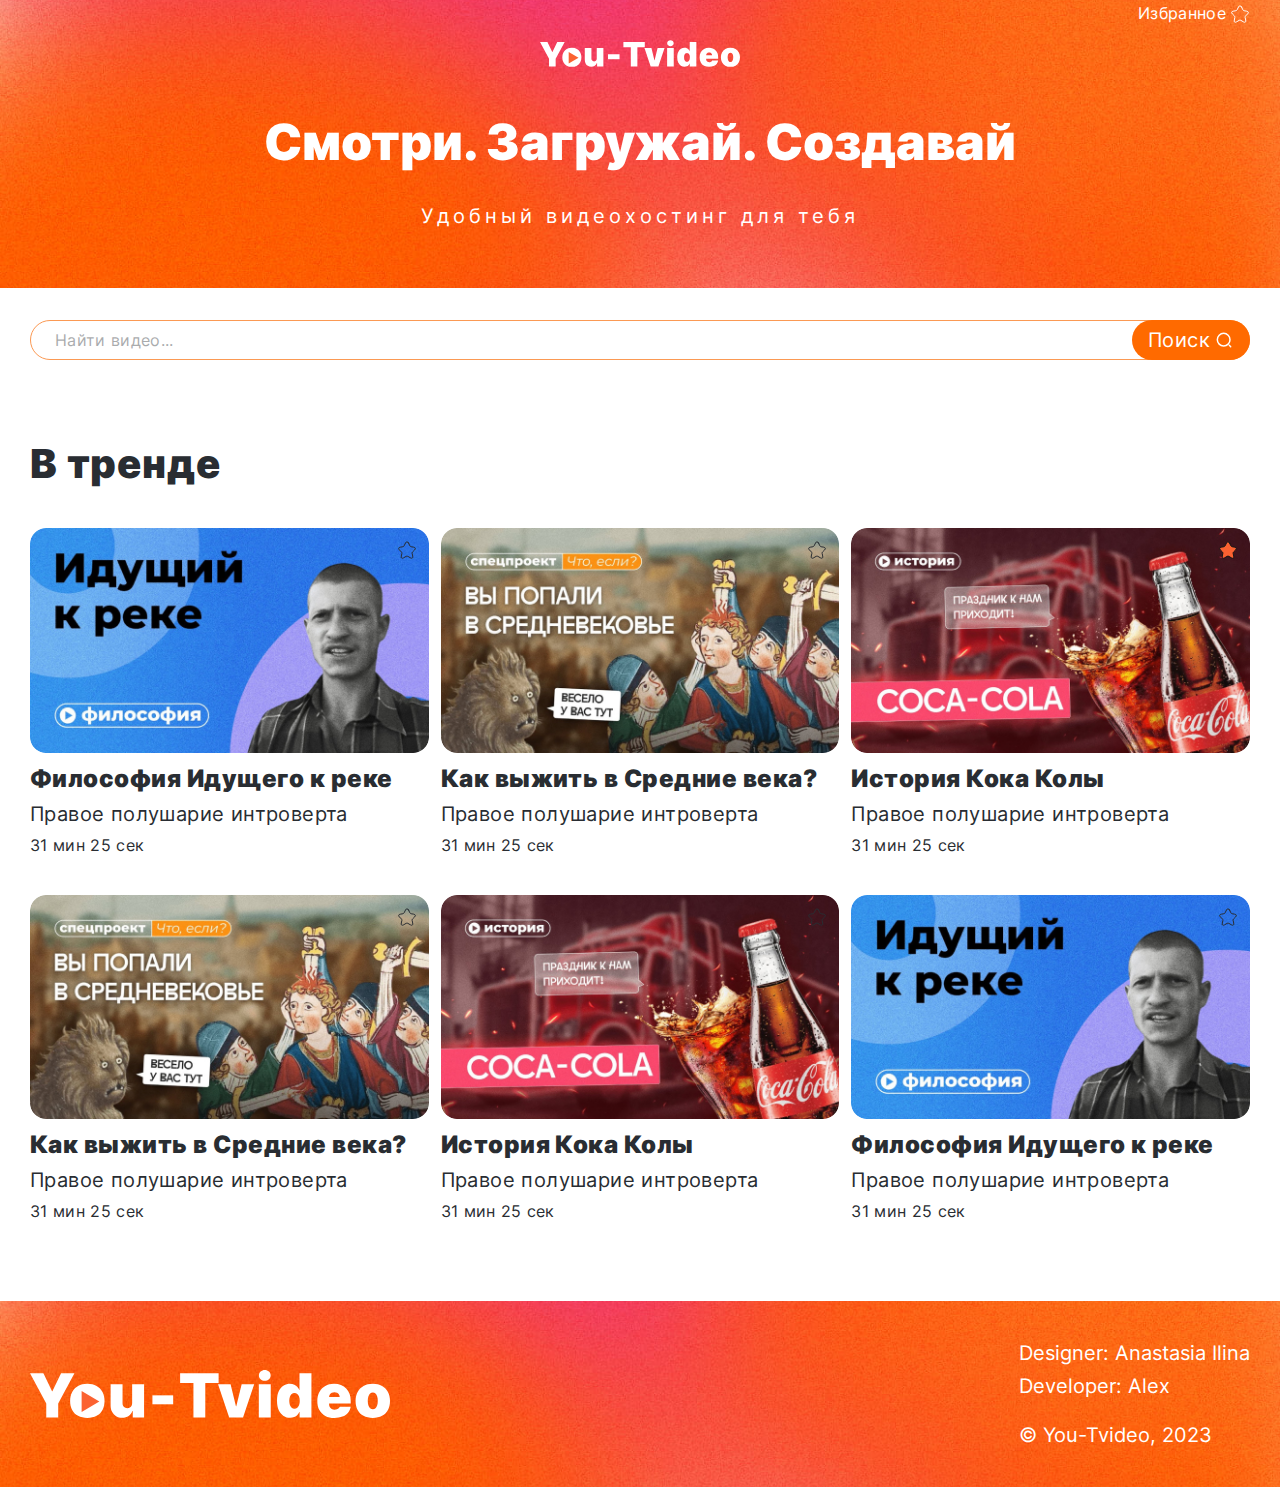
<file: index.html>
<!DOCTYPE html>
<html lang="ru">

<head>
	<meta charset="UTF-8">
	<meta name="viewport" content="width=device-width, initial-scale=1.0">
	<title>You-Tvideo - Удобный видеохостинг</title>
	<link rel="stylesheet" href="./css/normalize.css">
	<link rel="stylesheet" href="./css/main.css">
	<script src="./js/navigo.min.js" defer></script>
	<script src="./js/index.js" defer></script>
</head>

<body>
	<main>
		<section class="hero">
			<div class="container">
				<div class="hero__container">
					<a href="/favorite.html" class="hero__link">
						<span>Избранное</span>
						<svg class="hero__icon" width="20" height="20" role="img" area-label="Избранное">
							<use xlink:href="./images/sprite.svg#star-ow"></use>
						</svg>
					</a>
					<svg class="hero__logo" width="240" height="32" role="img" area-label="Logo">
						<use xlink:href="./images/sprite.svg#logo-white"></use>
					</svg>
					<h1 class="hero__title">Смотри. Загружай. Создавай</h1>
					<p class="hero__tegline">Удобный видеохостинг для тебя</p>
				</div>
			</div>
		</section>
		<section class="search">
			<div class="container search__container">
				<form class="search__form">
					<input class="search__input" type="search" name="search" placeholder="Найти видео... ">
					<button class="search__btn" type="submit">
						<span>Поиск</span>
						<svg class="video-card__ico" width="20" height="20" role="img" area-label="Поиск">
							<use xlink:href="./images/sprite.svg#search"></use>
						</svg>
					</button>
				</form>
			</div>
		</section>
		<section class="video-list">
			<div class="container video-list__container">
				<h2 class="video-list__title">В тренде</h2>
				<ul class="video-list__items">
					<li class="video-list__item">
						<artical class="video-card">
							<a href="/video.html?id=15asd45d4" class="video-card__link">
								<div class="video-card__thumbnail">
									<img src="./images/card-01.jpg" alt="Философия Идущего к реке" class="video-card__thumbnail-img">
								</div>
								<h3 class="video-card__title">Философия Идущего к реке</h3>
								<p class="video-card__channel">Правое полушарие интроверта</p>
								<p class="video-card__duration">31 мин 25 сек</p>
							</a>
							<button class="video-card__favorite" type="button" area-label="Добавить в избранное">
								<svg class="search__ico" width="20" height="20" role="img" area-label="Добавить в избранное">
									<use class="star-o" xlink:href="./images/sprite.svg#star-ob"></use>
									<use class="star" xlink:href="./images/sprite.svg#star"></use>
								</svg>
							</button>
						</artical>
					</li>
					<li class="video-list__item">
						<artical class="video-card">
							<a href="/video.html?id=15asd45d4" class="video-card__link">
								<div class="video-card__thumbnail">
									<img src="./images/card-02.jpg" alt="Как выжить в Средние века?" class="video-card__thumbnail-img">
								</div>
								<h3 class="video-card__title">Как выжить в Средние века?</h3>
								<p class="video-card__channel">Правое полушарие интроверта</p>
								<p class="video-card__duration">31 мин 25 сек</p>
							</a>
							<button class="video-card__favorite" type="button" area-label="Добавить в избранное">
								<svg class="search__ico" width="20" height="20" role="img" area-label="Добавить в избранное">
									<use class="star-o" xlink:href="./images/sprite.svg#star-ob"></use>
									<use class="star" xlink:href="./images/sprite.svg#star"></use>
								</svg>
							</button>
						</artical>
					</li>
					<li class="video-list__item">
						<artical class="video-card">
							<a href="/video.html?id=15asd45d4" class="video-card__link">
								<div class="video-card__thumbnail">
									<img src="./images/card-03.jpg" alt="История Кока Колы" class="video-card__thumbnail-img">
								</div>
								<h3 class="video-card__title">История Кока Колы</h3>
								<p class="video-card__channel">Правое полушарие интроверта</p>
								<p class="video-card__duration">31 мин 25 сек</p>
							</a>
							<button class="video-card__favorite video-card__favorite active" type="button"
								area-label="Добавить в избранное">
								<svg class="search__ico" width="20" height="20" role="img" area-label="Добавить в избранное">
									<use class="star-o" xlink:href="./images/sprite.svg#star-ob"></use>
									<use class="star" xlink:href="./images/sprite.svg#star"></use>
								</svg>
							</button>
						</artical>
					</li>
					<li class="video-list__item">
						<artical class="video-card">
							<a href="/video.html?id=15asd45d4" class="video-card__link">
								<div class="video-card__thumbnail">
									<img src="./images/card-02.jpg" alt="Как выжить в Средние века?" class="video-card__thumbnail-img">
								</div>
								<h3 class="video-card__title">Как выжить в Средние века?</h3>
								<p class="video-card__channel">Правое полушарие интроверта</p>
								<p class="video-card__duration">31 мин 25 сек</p>
							</a>
							<button class="video-card__favorite" type="button" area-label="Добавить в избранное">
								<svg class="search__ico" width="20" height="20" role="img" area-label="Добавить в избранное">
									<use class="star-o" xlink:href="./images/sprite.svg#star-ob"></use>
									<use class="star" xlink:href="./images/sprite.svg#star"></use>
								</svg>
							</button>
						</artical>
					</li>
					<li class="video-list__item">
						<artical class="video-card">
							<a href="/video.html?id=15asd45d4" class="video-card__link">
								<div class="video-card__thumbnail">
									<img src="./images/card-03.jpg" alt="История Кока Колы" class="video-card__thumbnail-img">
								</div>
								<h3 class="video-card__title">История Кока Колы</h3>
								<p class="video-card__channel">Правое полушарие интроверта</p>
								<p class="video-card__duration">31 мин 25 сек</p>
							</a>
							<button class="video-card__favorite video-card__favorite_active" type="button"
								area-label="Добавить в избранное">
								<svg class="search__ico" width="20" height="20" role="img" area-label="Добавить в избранное">
									<use class="star-o" xlink:href="./images/sprite.svg#star-ob"></use>
									<use class="star" xlink:href="./images/sprite.svg#star"></use>
								</svg>
							</button>
						</artical>
					</li>
					<li class="video-list__item">
						<artical class="video-card">
							<a href="/video.html?id=15asd45d4" class="video-card__link">
								<div class="video-card__thumbnail">
									<img src="./images/card-01.jpg" alt="Философия Идущего к реке" class="video-card__thumbnail-img">
								</div>
								<h3 class="video-card__title">Философия Идущего к реке</h3>
								<p class="video-card__channel">Правое полушарие интроверта</p>
								<p class="video-card__duration">31 мин 25 сек</p>
							</a>
							<button class="video-card__favorite" type="button" area-label="Добавить в избранное">
								<svg class="search__ico" width="20" height="20" role="img" area-label="Добавить в избранное">
									<use class="star-o" xlink:href="./images/sprite.svg#star-ob"></use>
									<use class="star" xlink:href="./images/sprite.svg#star"></use>
								</svg>
							</button>
						</artical>
					</li>
				</ul>
			</div>
		</section>
	</main>
	<footer class="footer">
		<div class="container footer__container">
			<a class="footer__link" href="">
				<svg class="footer__logo" width="360" height="48" role="img" area-label="Логотип сервиса You-Tvideo">
					<use xlink:href="./images/sprite.svg#logo-footer"></use>
				</svg>
			</a>
			<ul class="footer__developers">
				<li class="footer__developers-item">
					Designer: <a href="#!" class="footer__developers-link" target="_blank" rel="noopener">Anastasia Ilina</a>
				</li>
				<li class="footer__developers-item">
					Developer: <a href="#!" class="footer__developers-link" target="_blank" rel="noopener">Alex</a>
				</li>
			</ul>
			<p class="footer__copyright">© You-Tvideo, 2023</p>
		</div>
	</footer>
</body>

</html>
</file>
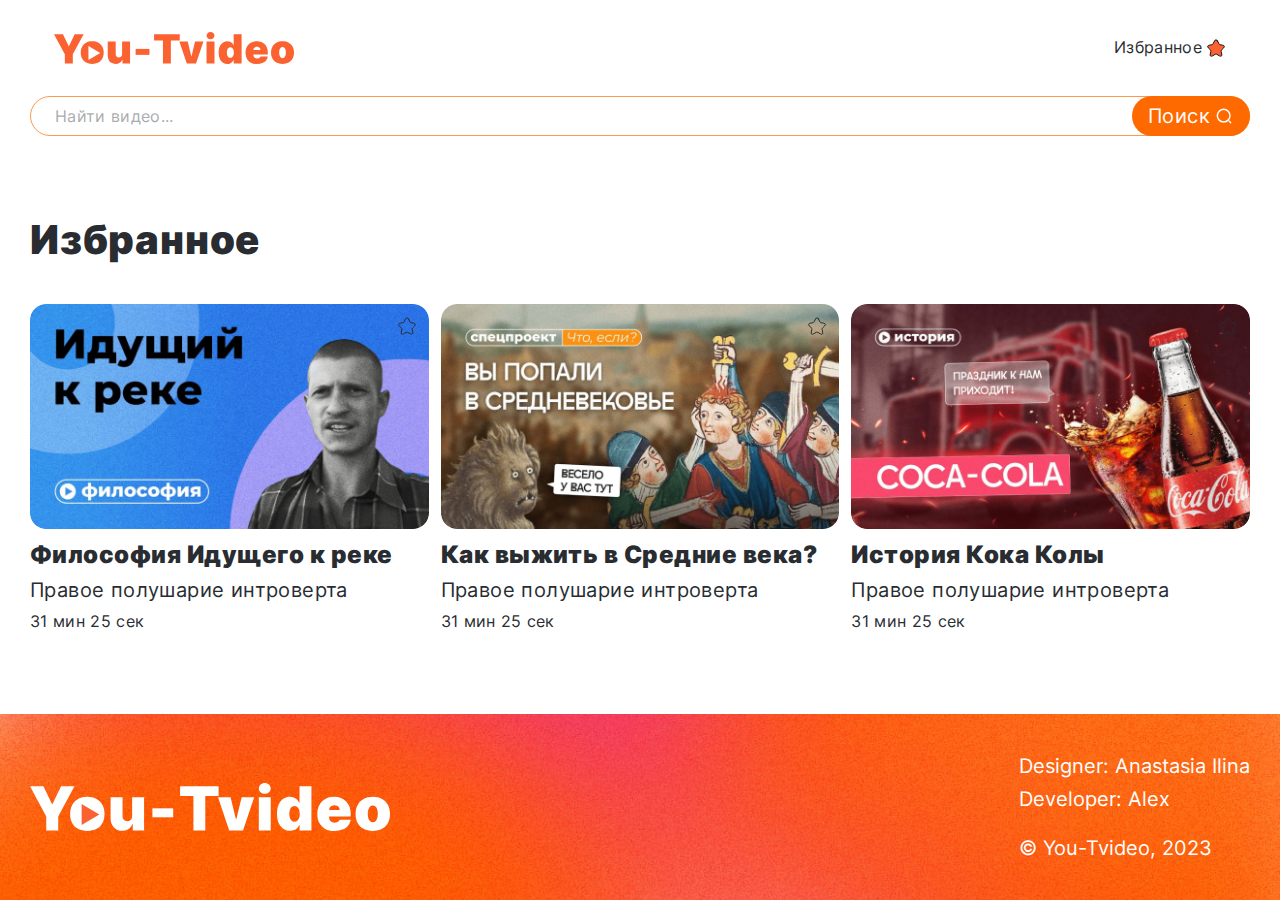
<file: favorite.html>
<!DOCTYPE html>
<html lang="ru">

<head>
	<meta charset="UTF-8">
	<meta name="viewport" content="width=device-width, initial-scale=1.0">
	<title>You-Tvideo - Удобный видеохостинг</title>
	<link rel="stylesheet" href="./css/normalize.css">
	<link rel="stylesheet" href="./css/main.css">
	<script src="./js/navigo.min.js" defer></script>
	<script src="./js/index.js" defer></script>
</head>

<body>
	<header class="header">
		<div class="container header__container">
			<a class="header__link" href="/">
				<svg class="header__logo" width="240" height="32" role="img" area-label="Логотип сервиса You-Tvideo">
					<use xlink:href="./images/sprite.svg#logo-orange"></use>
				</svg>
			</a>
			<a href="/favorite.html" class="header__link header__link-favorite">
				<span>Избранное</span>
				<svg class="header__icon" width="20" height="20" role="img" area-label="Избранное">
					<!-- <use xlink:href="./images/sprite.svg#star-ob"></use> -->
					<use xlink:href="./images/sprite.svg#star"></use>
				</svg>
			</a>
		</div>
	</header>
	<main>
		<section class="search">
			<div class="container search__container">
				<form class="search__form">
					<input class="search__input" type="search" name="search" placeholder="Найти видео... ">
					<button class="search__btn" type="submit">
						<span>Поиск</span>
						<svg class="search__ico" width="20" height="20" role="img" area-label="Поиск">
							<use xlink:href="./images/sprite.svg#search"></use>
						</svg>
					</button>
				</form>
			</div>
		</section>
		<section class="video-list">
			<div class="container video-list__container">
				<h2 class="video-list__title">Избранное</h2>
				<ul class="video-list__items">
					<li class="video-list__item">
						<artical class="video-card">
							<a href="/video.html?id=15asd45d4" class="video-card__link">
								<div class="video-card__thumbnail">
									<img src="./images/card-01.jpg" alt="Философия Идущего к реке" class="video-card__thumbnail-img">
								</div>
								<h3 class="video-card__title">Философия Идущего к реке</h3>
								<p class="video-card__channel">Правое полушарие интроверта</p>
								<p class="video-card__duration">31 мин 25 сек</p>
							</a>
							<button class="video-card__favorite" type="button" area-label="Добавить в избранное">
								<svg class="search__ico" width="20" height="20" role="img" area-label="Добавить в избранное">
									<use class="star-o" xlink:href="./images/sprite.svg#star-ob"></use>
									<use class="star" xlink:href="./images/sprite.svg#star"></use>
								</svg>
							</button>
						</artical>
					</li>
					<li class="video-list__item">
						<artical class="video-card">
							<a href="/video.html?id=15asd45d4" class="video-card__link">
								<div class="video-card__thumbnail">
									<img src="./images/card-02.jpg" alt="Как выжить в Средние века?" class="video-card__thumbnail-img">
								</div>
								<h3 class="video-card__title">Как выжить в Средние века?</h3>
								<p class="video-card__channel">Правое полушарие интроверта</p>
								<p class="video-card__duration">31 мин 25 сек</p>
							</a>
							<button class="video-card__favorite" type="button" area-label="Добавить в избранное">
								<svg class="search__ico" width="20" height="20" role="img" area-label="Добавить в избранное">
									<use class="star-o" xlink:href="./images/sprite.svg#star-ob"></use>
									<use class="star" xlink:href="./images/sprite.svg#star"></use>
								</svg>
							</button>
						</artical>
					</li>
					<li class="video-list__item">
						<artical class="video-card">
							<a href="/video.html?id=15asd45d4" class="video-card__link">
								<div class="video-card__thumbnail">
									<img src="./images/card-03.jpg" alt="История Кока Колы" class="video-card__thumbnail-img">
								</div>
								<h3 class="video-card__title">История Кока Колы</h3>
								<p class="video-card__channel">Правое полушарие интроверта</p>
								<p class="video-card__duration">31 мин 25 сек</p>
							</a>
							<button class="video-card__favorite video-card__favorite_active" type="button"
								area-label="Добавить в избранное">
								<svg class="search__ico" width="20" height="20" role="img" area-label="Добавить в избранное">
									<use class="star-o" xlink:href="./images/sprite.svg#star-ob"></use>
									<use class="star" xlink:href="./images/sprite.svg#star"></use>
								</svg>
							</button>
						</artical>
					</li>
				</ul>
			</div>
		</section>
	</main>
	<footer class="footer">
		<div class="container footer__container">
			<a class="footer__link" href="">
				<svg class="footer__logo" width="360" height="48" role="img" area-label="Логотип сервиса You-Tvideo">
					<use xlink:href="./images/sprite.svg#logo-footer"></use>
				</svg>
			</a>
			<ul class="footer__developers">
				<li class="footer__developers-item">
					Designer: <a href="#!" class="footer__developers-link" target="_blank" rel="noopener">Anastasia Ilina</a>
				</li>
				<li class="footer__developers-item">
					Developer: <a href="#!" class="footer__developers-link" target="_blank" rel="noopener">Alex</a>
				</li>
			</ul>
			<p class="footer__copyright">© You-Tvideo, 2023</p>
		</div>
	</footer>
</body>

</html>
</file>
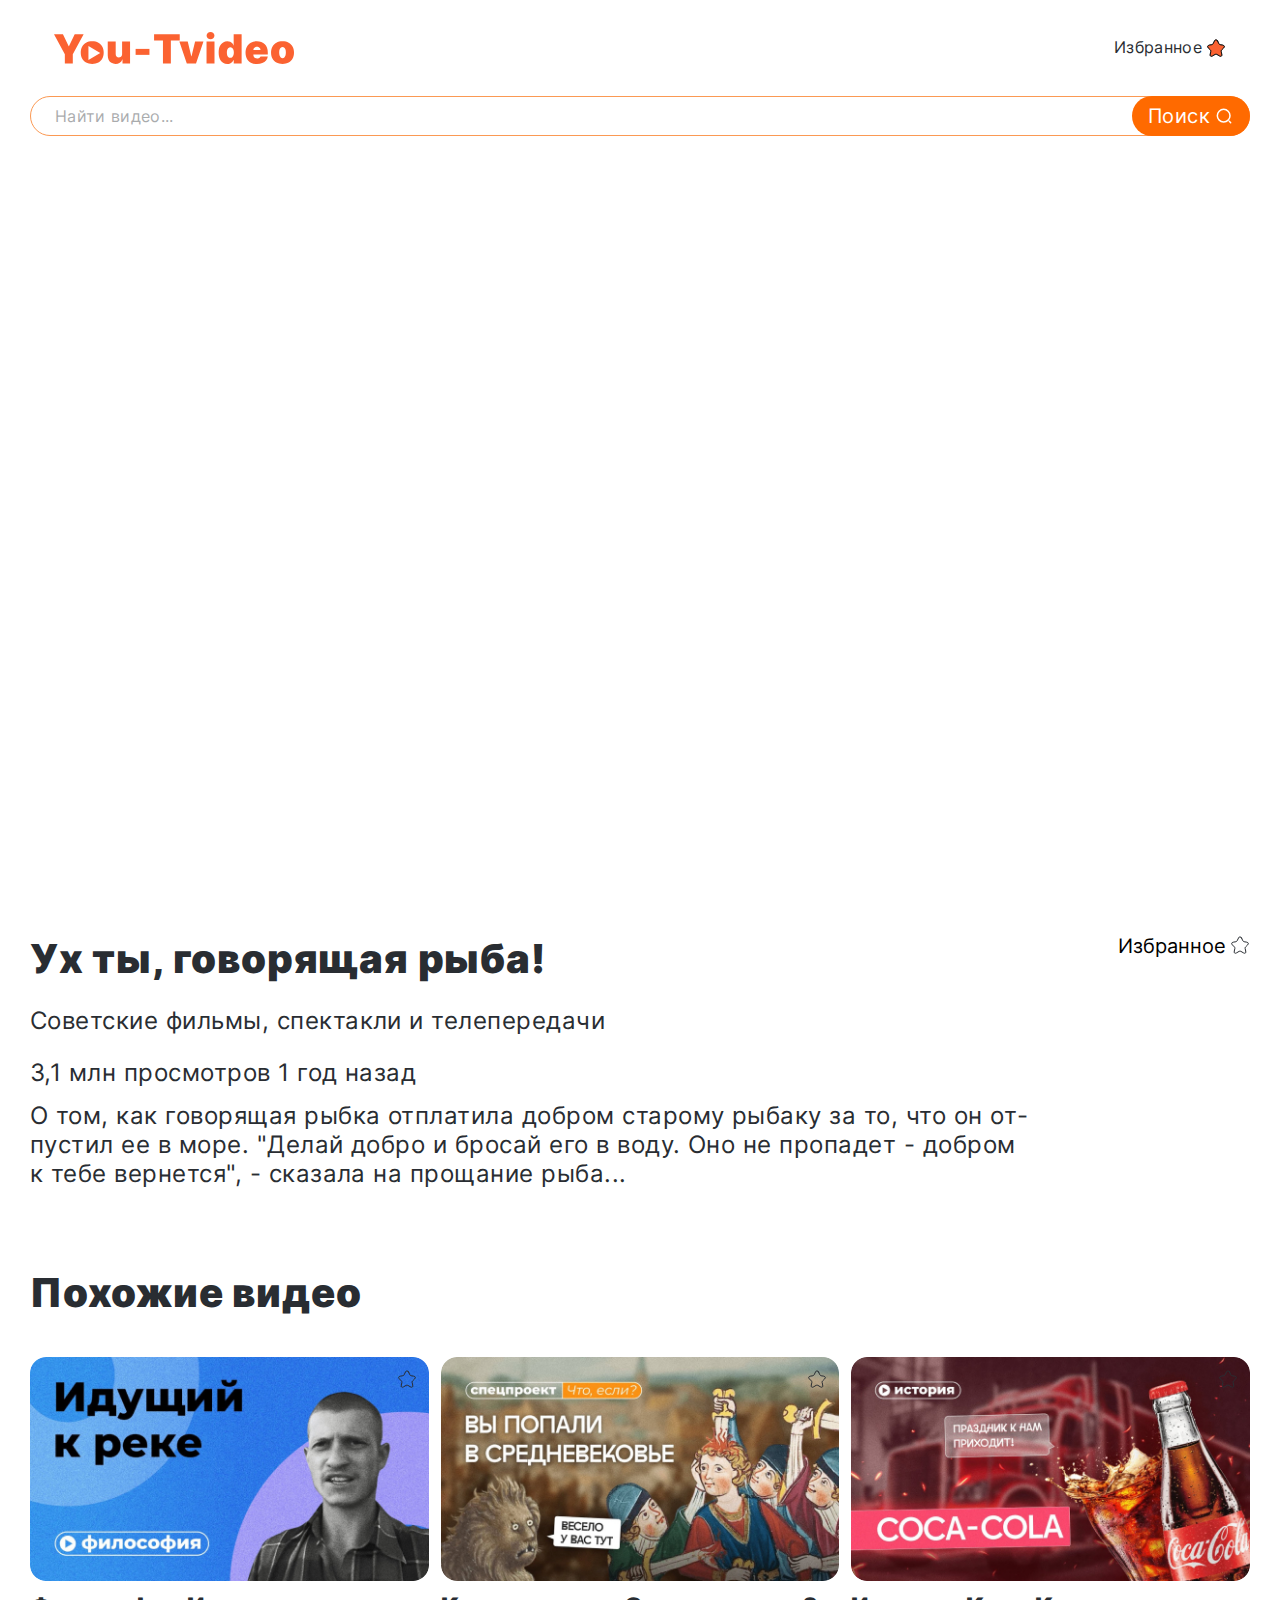
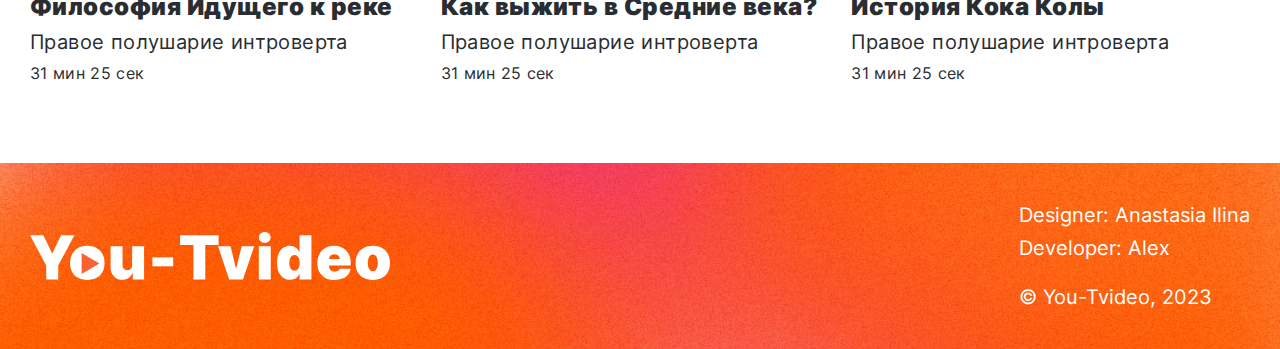
<file: video.html>
<!DOCTYPE html>
<html lang="ru">

<head>
	<meta charset="UTF-8">
	<meta name="viewport" content="width=device-width, initial-scale=1.0">
	<title>You-Tvideo - Удобный видеохостинг</title>
	<link rel="stylesheet" href="./css/normalize.css">
	<link rel="stylesheet" href="./css/main.css">
	<script src="./js/navigo.min.js" defer></script>
	<script src="./js/index.js" defer></script>
</head>

<body>
	<header class="header">
		<div class="container header__container">
			<a class="header__link" href="/">
				<svg class="header__logo" width="240" height="32" role="img" area-label="Логотип сервиса You-Tvideo">
					<use xlink:href="./images/sprite.svg#logo-orange"></use>
				</svg>
			</a>
			<a href="/favorite.html" class="header__link header__link-favorite">
				<span>Избранное</span>
				<svg class="header__icon" width="20" height="20" role="img" area-label="Избранное">
					<!-- <use xlink:href="./images/sprite.svg#star-ob"></use> -->
					<use class="star-o" xlink:href="./images/sprite.svg#star-ob"></use>
					<use class="star" xlink:href="./images/sprite.svg#star"></use>
				</svg>
			</a>
		</div>
	</header>
	<main>
		<section class="search">
			<div class="container search__container">
				<form class="search__form">
					<input class="search__input" type="search" name="search" placeholder="Найти видео... ">
					<button class="search__btn" type="submit">
						<span>Поиск</span>
						<svg class="search__ico" width="20" height="20" role="img" area-label="Поиск">
							<use xlink:href="./images/sprite.svg#search"></use>
						</svg>
					</button>
				</form>
			</div>
		</section>
		<section class="video">
			<div class="container">
				<div class="video__player">
					<iframe class="video__iframe" width="560" height="315"
						src="https://www.youtube.com/embed/cR0ou0U3m2g?si=naw-66I1491SDp-d&amp;start=273"
						title="YouTube video player" frameborder="0"
						allow="accelerometer; autoplay; clipboard-write; encrypted-media; gyroscope; picture-in-picture; web-share"
						allowfullscreen></iframe>
				</div>
				<div class="video__container">
					<div class="video__content">
						<h2 class="video__title">Ух ты, говорящая рыба!</h2>
						<p class="video__channel">Советские фильмы, спектакли и телепередачи</p>
						<p class="video__info">
							<span class="video__views">3,1 млн просмотров</span>
							<span class="video__date">1 год назад</span>
						</p>
						<p class="video__description">О том, как говорящая рыбка отплатила добром старому рыбаку за то, что он
							отпустил ее в
							море. "Делай добро и бросай его в воду. Оно не пропадет - добром к тебе вернется", - сказала на прощание
							рыба...
						</p>
					</div>
					<!-- video__link_active -->
					<button class="video__link favorite">
						<span class="video__no-favorite">Избранное</span>
						<span class="video__favorite">В избранном</span>
						<svg class="video__icon" width="20" height="20" role="img" area-label="В избранном">
							<!-- <use xlink:href="./images/sprite.svg#star"></use> -->
							<use class="star-o" xlink:href="./images/sprite.svg#star-ob"></use>
							<use class="star" xlink:href="./images/sprite.svg#star"></use>
						</svg>
					</button>
				</div>
			</div>
		</section>
		<section class="video-list">
			<div class="container video-list__container">
				<h2 class="video-list__title">Похожие видео</h2>
				<ul class="video-list__items">
					<li class="video-list__item">
						<artical class="video-card">
							<a href="/video.html?id=15asd45d4" class="video-card__link">
								<div class="video-card__thumbnail">
									<img src="./images/card-01.jpg" alt="Философия Идущего к реке" class="video-card__thumbnail-img">
								</div>
								<h3 class="video-card__title">Философия Идущего к реке</h3>
								<p class="video-card__channel">Правое полушарие интроверта</p>
								<p class="video-card__duration">31 мин 25 сек</p>
							</a>
							<button class="video-card__favorite" type="button" area-label="Добавить в избранное">
								<svg class="search__ico" width="20" height="20" role="img" area-label="Добавить в избранное">
									<use class="star-o" xlink:href="./images/sprite.svg#star-ob"></use>
									<use class="star" xlink:href="./images/sprite.svg#star"></use>
								</svg>
							</button>
						</artical>
					</li>
					<li class="video-list__item">
						<artical class="video-card">
							<a href="/video.html?id=15asd45d4" class="video-card__link">
								<div class="video-card__thumbnail">
									<img src="./images/card-02.jpg" alt="Как выжить в Средние века?" class="video-card__thumbnail-img">
								</div>
								<h3 class="video-card__title">Как выжить в Средние века?</h3>
								<p class="video-card__channel">Правое полушарие интроверта</p>
								<p class="video-card__duration">31 мин 25 сек</p>
							</a>
							<button class="video-card__favorite" type="button" area-label="Добавить в избранное">
								<svg class="search__ico" width="20" height="20" role="img" area-label="Добавить в избранное">
									<use class="star-o" xlink:href="./images/sprite.svg#star-ob"></use>
									<use class="star" xlink:href="./images/sprite.svg#star"></use>
								</svg>
							</button>
						</artical>
					</li>
					<li class="video-list__item">
						<artical class="video-card">
							<a href="/video.html?id=15asd45d4" class="video-card__link">
								<div class="video-card__thumbnail">
									<img src="./images/card-03.jpg" alt="История Кока Колы" class="video-card__thumbnail-img">
								</div>
								<h3 class="video-card__title">История Кока Колы</h3>
								<p class="video-card__channel">Правое полушарие интроверта</p>
								<p class="video-card__duration">31 мин 25 сек</p>
							</a>
							<button class="video-card__favorite video-card__favorite_active" type="button"
								area-label="Добавить в избранное">
								<svg class="search__ico" width="20" height="20" role="img" area-label="Добавить в избранное">
									<use class="star-o" xlink:href="./images/sprite.svg#star-ob"></use>
									<use class="star" xlink:href="./images/sprite.svg#star"></use>
								</svg>
							</button>
						</artical>
					</li>
				</ul>
			</div>
		</section>
	</main>
	<footer class="footer">
		<div class="container footer__container">
			<a class="footer__link" href="">
				<svg class="footer__logo" width="360" height="48" role="img" area-label="Логотип сервиса You-Tvideo">
					<use xlink:href="./images/sprite.svg#logo-footer"></use>
				</svg>
			</a>
			<ul class="footer__developers">
				<li class="footer__developers-item">
					Designer: <a href="#!" class="footer__developers-link" target="_blank" rel="noopener">Anastasia Ilina</a>
				</li>
				<li class="footer__developers-item">
					Developer: <a href="#!" class="footer__developers-link" target="_blank" rel="noopener">Alex</a>
				</li>
			</ul>
			<p class="footer__copyright">© You-Tvideo, 2023</p>
		</div>
	</footer>
</body>

</html>
</file>
<file: css/main.css>
@charset "UTF-8";
@font-face {
  font-family: "Inter";
  font-weight: 400;
  src: url(../fonts/inter-v13-cyrillic_latin-regular.woff2);
}
@font-face {
  font-family: "Inter";
  font-weight: 900;
  src: url(../fonts/inter-v13-cyrillic_latin-900.woff2);
}
html {
  position: relative;
  box-sizing: border-box;
}

*,
*::before,
*::after {
  box-sizing: inherit;
}

body {
  position: relative;
  overflow-x: hidden;
  min-width: 320px;
  min-height: 100vh;
  font-family: "Inter", sans-serif;
  -webkit-font-smoothing: antialiased;
  -moz-osx-font-smoothing: grayscale;
  text-rendering: optimizeLegibility;
  -webkit-tap-highlight-color: rgba(0, 0, 0, 0);
  -webkit-tap-highlight-color: transparent;
  font-size: 20px;
  color: #292D32;
  background-color: #fff;
  line-height: 1.2;
  display: flex;
  flex-direction: column;
}

main {
  flex-grow: 1;
}

img,
svg {
  display: block;
  max-width: 100%;
  height: auto;
}

svg {
  max-height: 100%;
}

button {
  padding: 0;
  cursor: pointer;
  border: none;
  background-color: transparent;
}

a {
  text-decoration: none;
  color: inherit;
}

ul {
  list-style: none;
  padding: 0;
  margin: 0;
}

h1,
h2,
h3,
p,
figure,
fieldset {
  margin: 0;
}

iframe {
  border: none;
}

/*
Доступно скрываю элементы
*/
.visually-hidden {
  position: fixed;
  transform: scale(0);
}

/*
Пример контейнера

Если контейнер 1180px по макету,
то для max-width прибавляем паддинги 30px*2, 
в итоге 1240px
Чтобы контент не прижимался к краям экрана
*/
.container {
  max-width: 1320px;
  padding: 0 11px;
  margin: 0 auto;
}
@media (min-width: 576px) {
  .container {
    padding: 0 30px;
  }
}

.header {
  padding: 30px 18px;
}
@media (min-width: 768px) {
  .header {
    padding: 32px 24px;
  }
}
.header__container {
  display: flex;
  align-items: center;
  justify-content: space-between;
}
.header__logo {
  width: 145px;
  height: 18px;
}
@media (min-width: 768px) {
  .header__logo {
    width: 240px;
    height: 32px;
  }
}
.header__link-favorite {
  display: flex;
  align-items: center;
  gap: 4px;
  font-size: 16px;
  letter-spacing: 0.02em;
}
.header__link-favorite span {
  display: none;
}
@media (min-width: 768px) {
  .header__link-favorite span {
    display: block;
  }
}
.header__icon {
  width: 20px;
  height: 20px;
  flex-shrink: 0;
}

.hero {
  padding: 16px 0 32px;
  background-image: url(../images/hero-bg.jpg);
  background-color: #FF6A00;
  background-repeat: no-repeat;
  background-size: cover;
  background-position: center;
  color: #fff;
  margin-bottom: 32px;
}
@media (min-width: 768px) {
  .hero {
    padding: 40px 0 40px;
  }
}
@media (min-width: 1024px) {
  .hero {
    padding: 40px 0 60px;
  }
}
@media (min-width: 1440px) {
  .hero {
    padding: 60px 0 80px;
  }
}
.hero__container {
  display: flex;
  flex-direction: column;
  align-items: center;
  position: relative;
}
.hero__link {
  position: absolute;
  top: 0;
  right: 0;
  display: flex;
  align-items: center;
  gap: 4px;
  font-size: 16px;
  letter-spacing: 0.02em;
}
@media (min-width: 768px) {
  .hero__link {
    top: -36px;
  }
}
.hero__link span {
  display: none;
}
@media (min-width: 576px) {
  .hero__link span {
    display: block;
  }
}
.hero__icon {
  width: 20px;
  height: 20px;
}
.hero__logo {
  width: 145px;
  height: 19px;
  margin-bottom: 26px;
  align-self: flex-start;
}
@media (min-width: 768px) {
  .hero__logo {
    align-self: center;
    margin-bottom: 45px;
    width: 200px;
    height: 27px;
  }
}
@media (min-width: 1440px) {
  .hero__logo {
    margin-bottom: 80px;
    width: 240px;
    height: 32px;
  }
}
.hero__title {
  font-size: 24px;
  font-weight: 900;
  margin-bottom: 20px;
}
@media (min-width: 768px) {
  .hero__title {
    font-size: 40px;
    margin-bottom: 32px;
  }
}
@media (min-width: 1024px) {
  .hero__title {
    font-size: 50px;
  }
}
@media (min-width: 1440px) {
  .hero__title {
    font-size: 70px;
    margin-bottom: 40px;
  }
}
.hero__tegline {
  font-size: 16px;
  letter-spacing: 0.2em;
}
@media (min-width: 576px) {
  .hero__tegline {
    font-size: 20px;
  }
}

.search__form {
  position: relative;
  width: 100%;
}
.search__input {
  width: 100%;
  border-radius: 40px;
  border: 1px solid #FB9953;
  padding: 10px 124px 10px 24px;
  outline: none;
  font-size: 16px;
  letter-spacing: 0.02em;
  font-family: "Inter", sans-serif;
}
.search__input::placeholder {
  color: #292D32;
  font-family: "Inter", sans-serif;
  opacity: 0.4;
}
.search__btn {
  position: absolute;
  top: 0;
  right: 0;
  bottom: 0;
  padding: 8px 16px;
  display: flex;
  align-items: center;
  border-radius: 40px;
  background-color: #FF6A00;
  letter-spacing: 0.02em;
  gap: 4px;
  color: #fff;
  font-family: "Inter", sans-serif;
  transition: background-color 0.3s ease-in-out;
}
.search__btn:hover, .search__btn:active {
  background-color: #FB6231;
}
.search__btn:disabled {
  background-color: #FF6A00;
  opacity: 0.3;
  cursor: default;
}
.search__ico {
  width: 20px;
  height: 20px;
}

.video-list {
  padding: 40px 0 103px;
}
@media (min-width: 768px) {
  .video-list {
    padding: 60px 0;
  }
}
@media (min-width: 992px) {
  .video-list {
    padding: 80px 0;
  }
}
.video-list__title {
  font-size: 24px;
  font-weight: 900;
  letter-spacing: 0.02em;
  margin-bottom: 20px;
}
@media (min-width: 768px) {
  .video-list__title {
    font-size: 32px;
    margin-bottom: 32px;
  }
}
@media (min-width: 992px) {
  .video-list__title {
    font-size: 40px;
    margin-bottom: 40px;
  }
}
.video-list__items {
  display: grid;
  grid-template-columns: 1fr;
  gap: 20px 12px;
}
@media (min-width: 576px) {
  .video-list__items {
    grid-template-columns: repeat(2, 1fr);
    gap: 32px 12px;
  }
}
@media (min-width: 992px) {
  .video-list__items {
    grid-template-columns: repeat(3, 1fr);
    gap: 40px 12px;
  }
}
.video-card {
  display: block;
  position: relative;
}
.video-card:hover .video-card__thumbnail {
  transform: scale(1.02);
}
.video-card__link {
  display: block;
}
.video-card__thumbnail {
  position: relative;
  padding-bottom: 56.31%;
  margin-bottom: 12px;
  transform: scale(1);
  transition: transform 0.3s ease-in-out;
}
.video-card__thumbnail-img {
  position: absolute;
  top: 0;
  left: 0;
  width: 100%;
  height: 100%;
  object-fit: cover;
  object-position: center;
  border-radius: 16px;
}
.video-card__title {
  font-size: 18px;
  font-weight: 900;
  letter-spacing: 0.02em;
  margin-bottom: 8px;
  overflow: hidden;
  text-overflow: ellipsis;
  display: -webkit-box;
  -webkit-box-orient: vertical;
  -webkit-line-clamp: 2;
}
@media (min-width: 768px) {
  .video-card__title {
    font-size: 20px;
    margin-bottom: 1 0px;
  }
}
@media (min-width: 992px) {
  .video-card__title {
    font-size: 24px;
  }
}
.video-card__channel {
  letter-spacing: 0.02em;
  font-size: 16px;
  margin-bottom: 6px;
}
@media (min-width: 768px) {
  .video-card__channel {
    margin-bottom: 10px;
  }
}
@media (min-width: 992px) {
  .video-card__channel {
    font-size: 20px;
  }
}
.video-card__duration {
  font-size: 14px;
  letter-spacing: 0.02em;
}
@media (min-width: 768px) {
  .video-card__duration {
    font-size: 16px;
  }
}
.video-card__favorite {
  position: absolute;
  top: 12px;
  right: 12px;
}
.video-card__favorite .star {
  display: none;
}
.video-card__favorite.active .star {
  display: block;
}
.video-card__favorite.active .star-o {
  display: none;
}
.video {
  padding-top: 80px;
}
.video__container {
  display: flex;
  justify-content: space-between;
  gap: 24px;
  flex-direction: column;
}
@media (min-width: 768px) {
  .video__container {
    gap: 84px;
    flex-direction: row;
  }
}
.video__player {
  position: relative;
  padding-bottom: 56.25%;
  height: 0;
  overflow: hidden;
  margin-bottom: 20px;
}
@media (min-width: 768px) {
  .video__player {
    margin-bottom: 24px;
  }
}
@media (min-width: 992px) {
  .video__player {
    margin-bottom: 32px;
  }
}
.video__iframe {
  position: absolute;
  top: 0;
  left: 0;
  height: 100%;
  width: 100%;
  border-radius: 16px;
}
.video__content {
  max-width: 1048px;
  flex-shrink: 48;
  order: 1;
}
@media (min-width: 768px) {
  .video__content {
    order: 0;
  }
}
.video__title {
  font-size: 24px;
  font-weight: 900;
  letter-spacing: 0.02em;
  margin-bottom: 16px;
}
@media (min-width: 768px) {
  .video__title {
    font-size: 32px;
    margin-bottom: 24px;
  }
}
@media (min-width: 992px) {
  .video__title {
    font-size: 40px;
  }
}
.video__channel {
  font-size: 16px;
  letter-spacing: 0.02em;
  margin-bottom: 12px;
}
@media (min-width: 768px) {
  .video__channel {
    font-size: 20px;
  }
}
@media (min-width: 992px) {
  .video__channel {
    margin-bottom: 24px;
    font-size: 24px;
  }
}
.video__info {
  font-size: 16px;
  letter-spacing: 0.02em;
  margin-bottom: 14px;
}
@media (min-width: 768px) {
  .video__info {
    font-size: 20px;
  }
}
@media (min-width: 992px) {
  .video__info {
    font-size: 24px;
  }
}
.video__description {
  font-size: 16px;
  letter-spacing: 0.02em;
  hyphens: auto;
  overflow-wrap: anywhere;
}
@media (min-width: 768px) {
  .video__description {
    font-size: 20px;
  }
}
@media (min-width: 992px) {
  .video__description {
    font-size: 24px;
  }
}
.video__link {
  width: max-content;
  white-space: nowrap;
  display: flex;
  align-items: flex-start;
  gap: 4px;
}
.video__link .video__no-favorite {
  display: block;
}
.video__link .video__favorite {
  display: none;
}
.video__link .star {
  display: none;
}
.video__link.active .video__no-favorite {
  display: none;
}
.video__link.active .video__favorite {
  display: block;
}
.video__link.active .star-o {
  display: none;
}
.video__link.active .star {
  display: block;
}
.video__icon {
  flex-shrink: 0;
}

.footer {
  padding: 40px 0;
  background-image: url(../images/hero-bg.jpg);
  background-color: #FF6A00;
  background-repeat: no-repeat;
  background-size: cover;
  background-position: center;
  color: #fff;
}
.footer__container {
  display: grid;
  grid-template-areas: "logo" "developers" "copyright";
  justify-content: space-between;
  align-items: center;
}
@media (min-width: 768px) {
  .footer__container {
    grid-template-areas: "logo developers" "logo copyright";
  }
}
.footer__link {
  grid-area: logo;
  margin-bottom: 24px;
}
@media (min-width: 768px) {
  .footer__link {
    margin-bottom: 0;
  }
}
.footer__developers {
  grid-area: developers;
  margin-bottom: 16px;
}
.footer__developers-item {
  margin-bottom: 9px;
}
.footer__developers-link:hover {
  color: #e0e0e0;
}
.footer__copyright {
  grid-area: copyright;
}

.preload {
  width: 100%;
  height: 100vh;
  background-color: tomato;
  display: flex;
  align-items: center;
  justify-content: center;
}
.pagination {
  display: flex;
  align-items: center;
  justify-content: center;
  padding-top: 50px;
}
.pagination__arrow {
  text-decoration: underline;
  font-size: 14px;
}
.pagination__arrow:first-child {
  margin-right: 24px;
}
</file>
